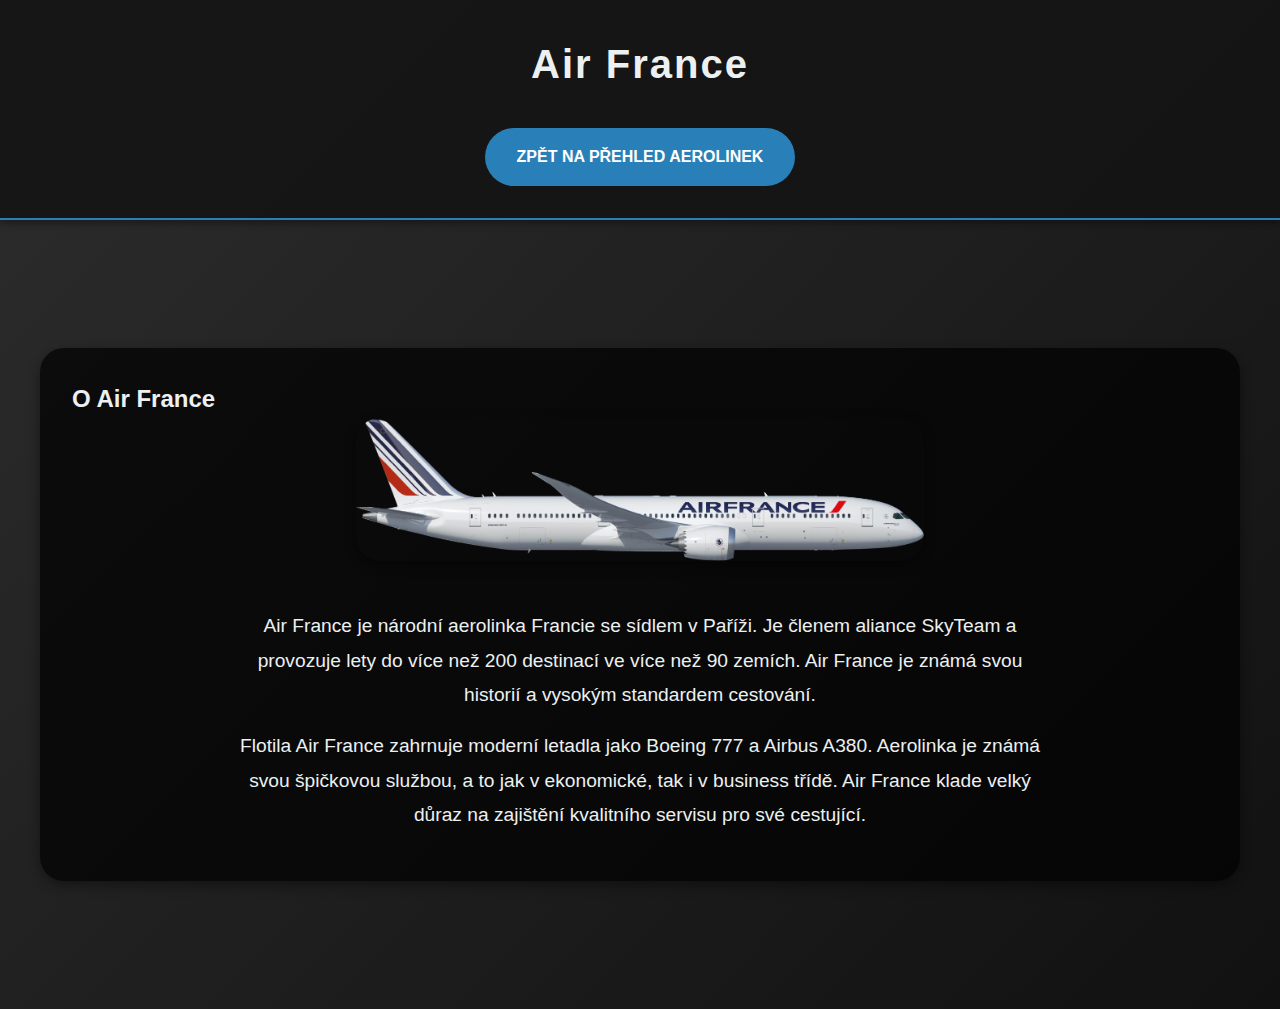
<file: airfrance.html>
<!DOCTYPE html>
<html lang="cs">
<head>
  <meta charset="UTF-8" />
  <meta name="viewport" content="width=device-width, initial-scale=1.0" />
  <title>Air France - Detail</title>
  <link rel="stylesheet" href="style.css" />
</head>
<body>

  <header>
    <h1>Air France</h1>
    <a href="index.html">Zpět na přehled aerolinek</a>
  </header>

  <main>
    <section class="airline-details">
      <h2>O Air France</h2>
      <div class="details-content">
        <img src="AirFrance.png" alt="Air France letadlo">
        <div class="text">
          <p>Air France je národní aerolinka Francie se sídlem v Paříži. Je členem aliance SkyTeam a provozuje lety do více než 200 destinací ve více než 90 zemích. Air France je známá svou historií a vysokým standardem cestování.</p>
          <p>Flotila Air France zahrnuje moderní letadla jako Boeing 777 a Airbus A380. Aerolinka je známá svou špičkovou službou, a to jak v ekonomické, tak i v business třídě. Air France klade velký důraz na zajištění kvalitního servisu pro své cestující.</p>
        </div>
      </div>
    </section>
  </main>

</body>
</html>
</file>
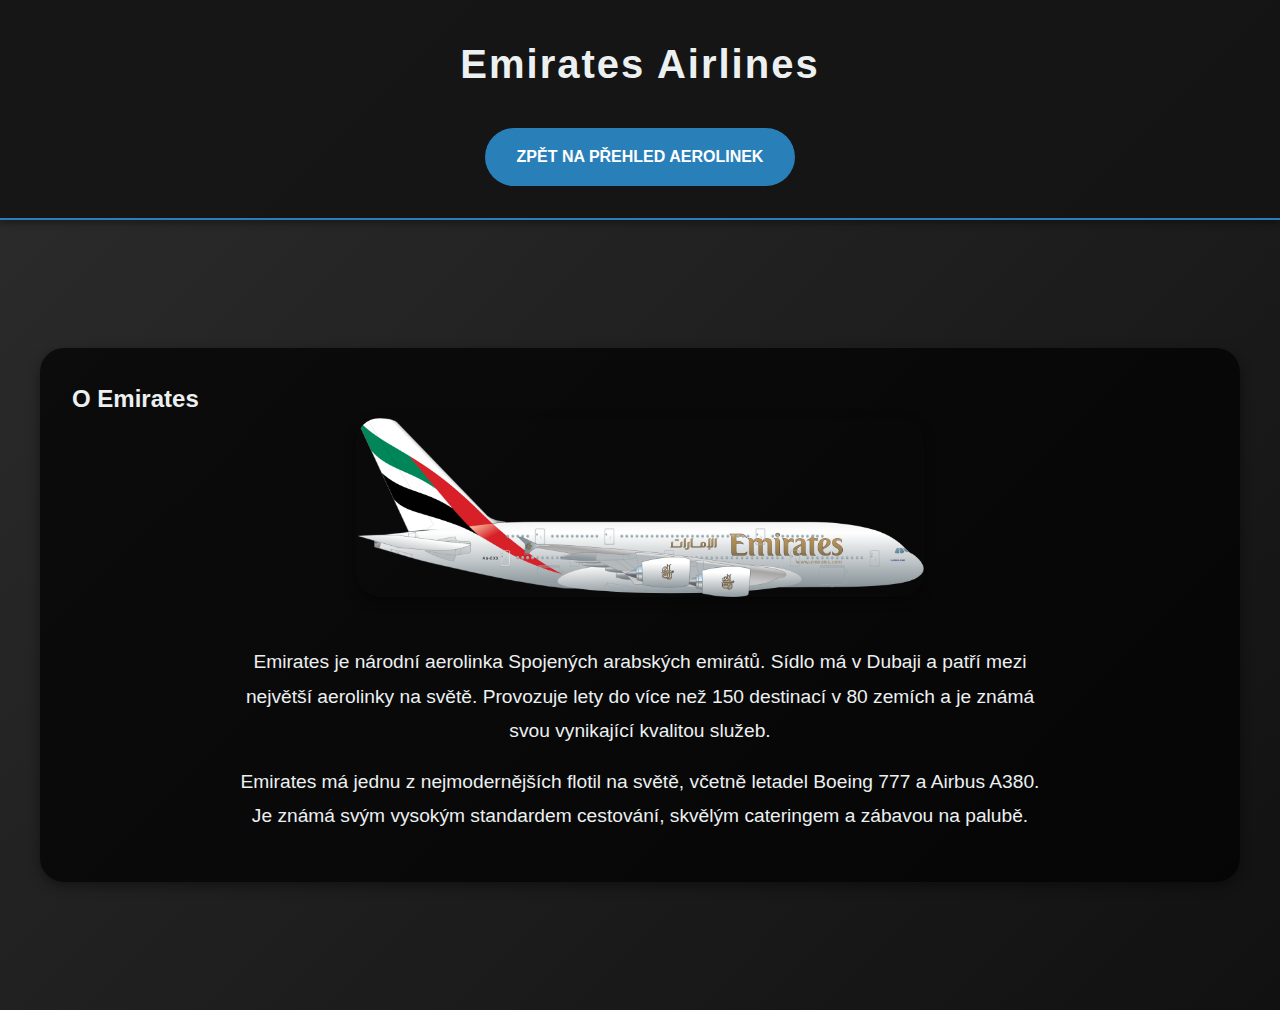
<file: emirates.html>
<!DOCTYPE html>
<html lang="cs">
<head>
  <meta charset="UTF-8" />
  <meta name="viewport" content="width=device-width, initial-scale=1.0" />
  <title>Emirates Airlines - Detail</title>
  <link rel="stylesheet" href="style.css" />
</head>
<body>

  <header>
    <h1>Emirates Airlines</h1>
    <a href="index.html">Zpět na přehled aerolinek</a>
  </header>

  <main>
    <section class="airline-details">
      <h2>O Emirates</h2>
      <div class="details-content">
        <img src="Emirates.png" alt="Emirates letadlo">
        <div class="text">
          <p>Emirates je národní aerolinka Spojených arabských emirátů. Sídlo má v Dubaji a patří mezi největší aerolinky na světě. Provozuje lety do více než 150 destinací v 80 zemích a je známá svou vynikající kvalitou služeb.</p>
          <p>Emirates má jednu z nejmodernějších flotil na světě, včetně letadel Boeing 777 a Airbus A380. Je známá svým vysokým standardem cestování, skvělým cateringem a zábavou na palubě.</p>
        </div>
      </div>
    </section>
  </main>

</body>
</html>
</file>
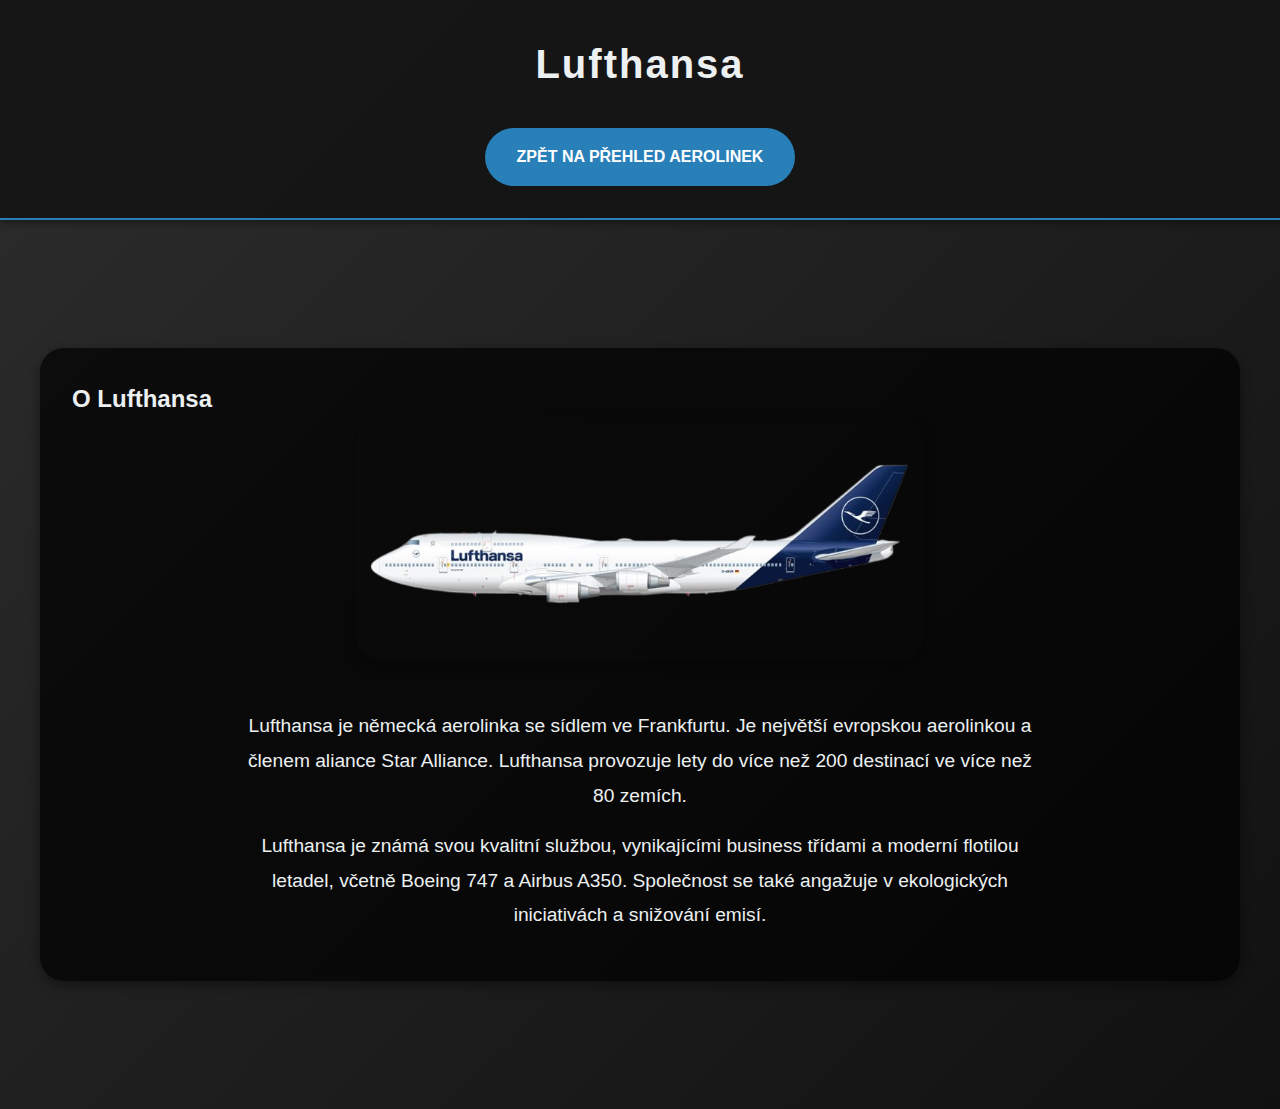
<file: lufthansa.html>
<!DOCTYPE html>
<html lang="cs">
<head>
  <meta charset="UTF-8" />
  <meta name="viewport" content="width=device-width, initial-scale=1.0" />
  <title>Lufthansa - Detail</title>
  <link rel="stylesheet" href="style.css" />
</head>
<body>

  <header>
    <h1>Lufthansa</h1>
    <a href="index.html">Zpět na přehled aerolinek</a>
  </header>

  <main>
    <section class="airline-details">
      <h2>O Lufthansa</h2>
      <div class="details-content">
        <img src="Lufthansa.png" alt="Lufthansa letadlo">
        <div class="text">
          <p>Lufthansa je německá aerolinka se sídlem ve Frankfurtu. Je největší evropskou aerolinkou a členem aliance Star Alliance. Lufthansa provozuje lety do více než 200 destinací ve více než 80 zemích.</p>
          <p>Lufthansa je známá svou kvalitní službou, vynikajícími business třídami a moderní flotilou letadel, včetně Boeing 747 a Airbus A350. Společnost se také angažuje v ekologických iniciativách a snižování emisí.</p>
        </div>
      </div>
    </section>
  </main>

</body>
</html>
</file>
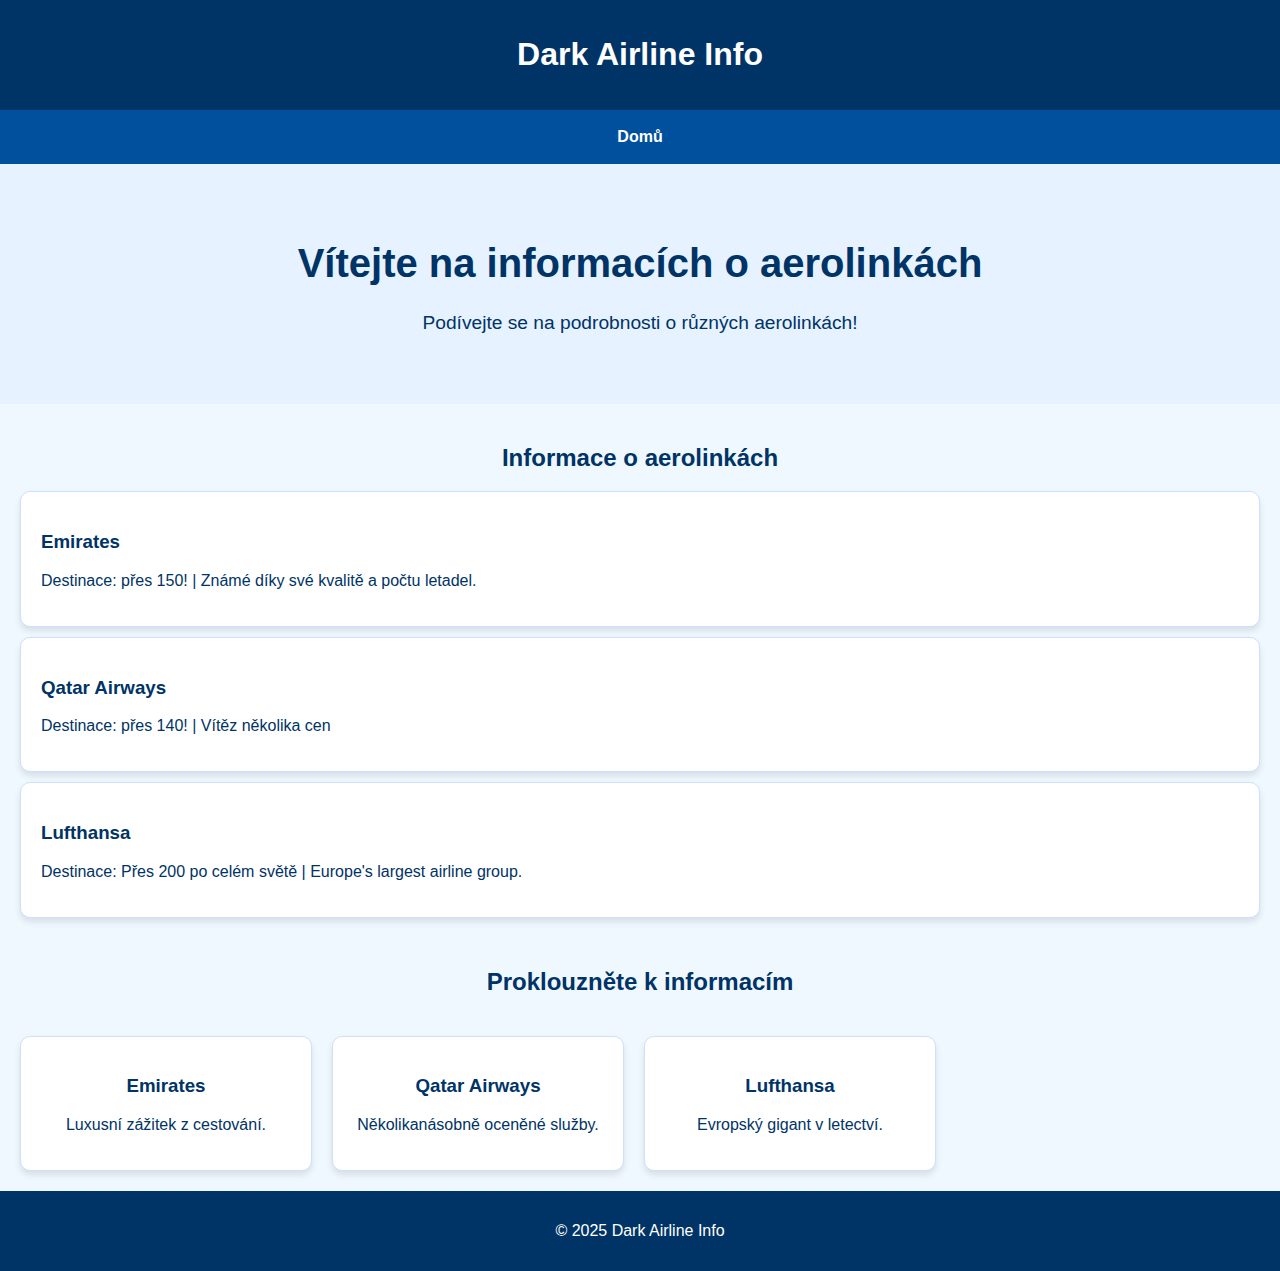
<file: main.html>
<!DOCTYPE html>
<html lang="cs">
<head>
    <meta charset="UTF-8">
    <meta name="viewport" content="width=device-width, initial-scale=1.0">
    <title>Dark Airline Info</title>
    <style>
        body {
            font-family: Arial, sans-serif;
            background-color: #f0f8ff;
            color: #003366;
            margin: 0;
            padding: 0;
        }
        header {
            background-color: #003366;
            color: #ffffff;
            padding: 15px 20px;
            text-align: center;
        }
        nav {
            display: flex;
            justify-content: center;
            gap: 15px;
            background-color: #00509e;
            padding: 10px 0;
        }
        nav a {
            color: #ffffff;
            text-decoration: none;
            font-weight: bold;
            padding: 8px 12px;
            border-radius: 5px;
        }
        nav a:hover {
            background-color: #004080;
        }
        .hero {
            text-align: center;
            padding: 50px 20px;
            background-color: #e6f2ff;
        }
        .hero h1 {
            font-size: 2.5em;
        }
        .hero p {
            font-size: 1.2em;
        }
        .airlines-list {
            padding: 20px;
        }
        .airlines-list h2 {
            text-align: center;
            color: #003366;
        }
        .airlines-list .airline-info {
            background-color: #ffffff;
            border: 1px solid #cce0ff;
            border-radius: 10px;
            padding: 20px;
            margin: 10px 0;
            box-shadow: 0 4px 6px rgba(0, 0, 0, 0.1);
        }
        .slider {
            display: flex;
            overflow-x: auto;
            gap: 20px;
            padding: 20px;
        }
        .slider::-webkit-scrollbar {
            height: 8px;
        }
        .slider::-webkit-scrollbar-thumb {
            background: #003366;
            border-radius: 5px;
        }
        .slider .slide {
            flex: 0 0 auto;
            min-width: 250px;
            background-color: #ffffff;
            border: 1px solid #cce0ff;
            border-radius: 10px;
            box-shadow: 0 4px 6px rgba(0, 0, 0, 0.1);
            padding: 20px;
            text-align: center;
        }
        footer {
            background-color: #003366;
            color: #ffffff;
            text-align: center;
            padding: 15px 0;
        }
    </style>
</head>
<body>

<header>
    <h1>Dark Airline Info</h1>
</header>

<nav>
    <a href="MainPage.html">Domů</a>
</nav>

<div class="hero">
    <h1>Vítejte na informacích o aerolinkách</h1>
    <p>Podívejte se na podrobnosti o různých aerolinkách!</p>
</div>

<main>
    <section class="airlines-list">
        <h2>Informace o aerolinkách</h2>
        <div class="airline-info">
            <h3>Emirates</h3>
            <p>Destinace: přes 150! | Známé díky své kvalitě a počtu letadel.</p>
        </div>
        <div class="airline-info">
            <h3>Qatar Airways</h3>
            <p>Destinace: přes 140! | Vítěz několika cen</p>
        </div>
        <div class="airline-info">
            <h3>Lufthansa</h3>
            <p>Destinace: Přes 200 po celém světě | Europe's largest airline group.</p>
        </div>
    </section>

    <section>
        <h2 style="text-align: center;">Proklouzněte k informacím</h2>
        <div class="slider">
            <div class="slide">
                <h3>Emirates</h3>
                <p>Luxusní zážitek z cestování.</p>
            </div>
            <div class="slide">
                <h3>Qatar Airways</h3>
                <p>Několikanásobně oceněné služby.</p>
            </div>
            <div class="slide">
                <h3>Lufthansa</h3>
                <p>Evropský gigant v letectví.</p>
            </div>
        </div>
    </section>
</main>

<footer>
    <p>&copy; 2025 Dark Airline Info</p>
</footer>

</body>
</html>
</file>
<file: style.css>
/* Základní reset pro zajištění konzistence mezi prohlížeči */
* {
    margin: 0;
    padding: 0;
    box-sizing: border-box;
  }
  
  body {
    font-family: 'Roboto', sans-serif;
    background: linear-gradient(135deg, #2d2d2d, #111);
    color: #fff;
    line-height: 1.6;
    padding: 0;
    overflow-x: hidden;
  }
  
  header {
    background-color: rgba(20, 20, 20, 0.9);
    text-align: center;
    padding: 2rem;
    border-bottom: 2px solid #2980b9;
    box-shadow: 0 4px 6px rgba(0, 0, 0, 0.3);
  }
  
  h1 {
    font-size: 2.5rem;
    color: #ecf0f1;
    letter-spacing: 2px;
  }
  
  h2, h3 {
    font-family: 'Montserrat', sans-serif;
    font-weight: 600;
    color: #ecf0f1;
  }
  
  main {
    padding: 3rem 2rem;
  }
  
  .airlines {
    text-align: center;
  }
  
  .airline-cards {
    display: grid;
    grid-template-columns: repeat(auto-fill, minmax(300px, 1fr));
    gap: 2rem;
    padding: 2rem;
  }
  
  .airline-card {
    background: rgba(0, 0, 0, 0.6);
    border-radius: 1.5rem;
    overflow: hidden;
    box-shadow: 0 4px 12px rgba(0, 0, 0, 0.3);
    transition: transform 0.3s, box-shadow 0.3s;
    cursor: pointer;
    position: relative;
    height: 350px; /* Fixování výšky rámečku */
  }
  
  .airline-card:hover {
    transform: scale(1.05);
    box-shadow: 0 10px 20px rgba(0, 0, 0, 0.6);
  }
  
  /* Úprava obrázků, aby se vešly do karet */
  .airline-card img {
    width: 100%;
    height: 100%;
    object-fit: contain; /* Zajistí, že obrázek bude proporčně vyplňovat prostor */
    border-bottom: 2px solid #2980b9;
  }
  
  .airline-card h3 {
    text-transform: uppercase;
    margin-top: 1rem;
    font-size: 1.3rem;
  }
  
  .airline-card a {
    text-decoration: none;
    color: inherit;
    display: block;
    padding: 1rem;
    background: rgba(0, 0, 0, 0.5);
    text-align: center;
    border-radius: 0 0 1.5rem 1.5rem;
    transition: background 0.3s;
  }
  
  .airline-card a:hover {
    background: #2980b9;
  }
  
  a {
    color: #2980b9;
    text-decoration: none;
    font-weight: 600;
  }
  
  a:hover {
    text-decoration: underline;
  }
  
  /* Styly pro detailní stránku aerolinky */
  .airline-details {
    max-width: 1200px;
    margin: 5rem auto;
    padding: 2rem;
    background: rgba(0, 0, 0, 0.7);
    border-radius: 1.5rem;
    box-shadow: 0 4px 12px rgba(0, 0, 0, 0.4);
  }
  
  .details-content {
    display: flex;
    flex-direction: column;
    align-items: center;
    justify-content: center;
    gap: 2rem;
  }
  
  .details-content img {
    width: 50%;
    height: auto;
    border-radius: 1.5rem;
    box-shadow: 0 4px 12px rgba(0, 0, 0, 0.4);
  }
  
  .text {
    color: #ecf0f1;
    font-size: 1.2rem;
    max-width: 800px;
    text-align: center;
  }
  
  .text p {
    line-height: 1.8;
    margin: 1rem 0;
  }
  
  /* Tlačítko pro návrat */
  a {
    display: inline-block;
    margin-top: 2rem;
    background-color: #2980b9;
    color: #fff;
    padding: 1rem 2rem;
    text-transform: uppercase;
    border-radius: 2rem;
    font-weight: bold;
    text-align: center;
  }
  
  a:hover {
    background-color: #3498db;
  }
  
  /* Přechody a efekty pro karty */
  @keyframes fadeIn {
    from {
      opacity: 0;
    }
    to {
      opacity: 1;
    }
  }
  
  .airline-card {
    animation: fadeIn 1s ease-out;
  }
</file>
